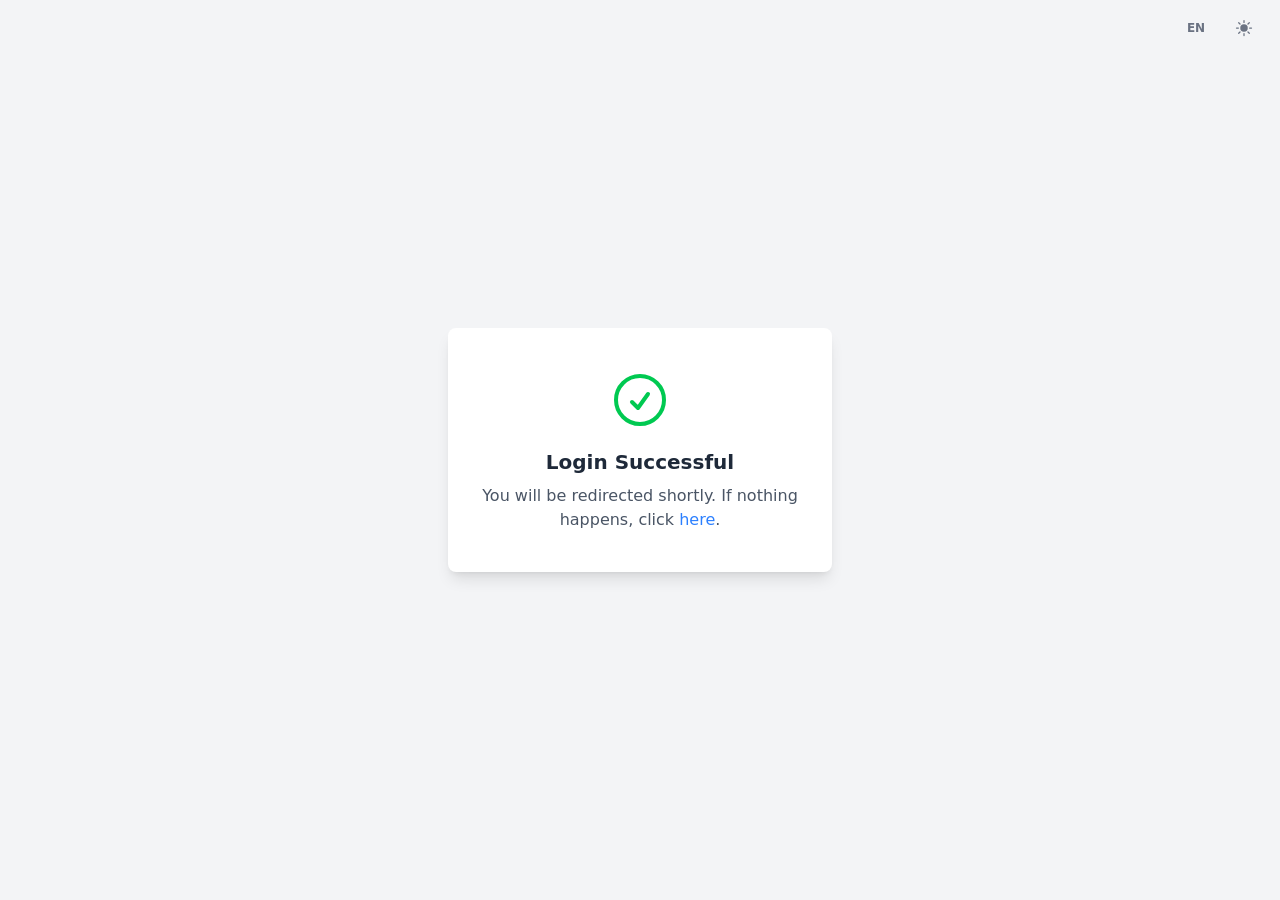
<file: hotspot/alogin.html>
<!DOCTYPE html>
<html lang="en" class="">
	<head data-i18n-title="page_redirect">
		<meta charset="utf-8" />
		<meta name="viewport" content="width=device-width, initial-scale=1.0" />
		<meta http-equiv="refresh" content="3; url=$(link-redirect)" />
		<meta http-equiv="pragma" content="no-cache" />
		<meta http-equiv="expires" content="-1" />
		<title>Internet Hotspot - Redirect</title>
		<link href="css/style.css" rel="stylesheet" />
	</head>
	<body class="bg-gray-100 dark:bg-gray-900 transition-colors duration-300 min-h-screen flex flex-col">
		<!-- Sticky Navbar with Toggle Buttons -->
		<header class="fixed top-0 w-full px-4 py-2 flex justify-end gap-2 bg-gray-100 dark:bg-gray-900 z-10">
			<!-- Language Toggle -->
			<button id="lang-toggle" type="button" class="text-gray-500 dark:text-gray-400 hover:bg-gray-200 dark:hover:bg-gray-700 focus:outline-none rounded-lg text-sm w-10 h-10 flex items-center justify-center">
				<span id="lang-icon-en" class="font-bold text-xs">EN</span>
				<span id="lang-icon-id" class="hidden font-bold text-xs">ID</span>
			</button>
			<!-- Theme Toggle -->
			<button id="theme-toggle" type="button" class="text-gray-500 dark:text-gray-400 hover:bg-gray-200 dark:hover:bg-gray-700 focus:outline-none rounded-lg text-sm w-10 h-10 flex items-center justify-center">
				<!-- Heroicons: Moon (solid) - for dark mode -->
				<svg xmlns="http://www.w3.org/2000/svg" viewBox="0 0 24 24" fill="currentColor" class="hidden w-5 h-5" id="theme-toggle-dark-icon">
					<path fill-rule="evenodd" d="M9.528 1.718a.75.75 0 0 1 .162.819A8.97 8.97 0 0 0 9 6a9 9 0 0 0 9 9 8.97 8.97 0 0 0 3.463-.69.75.75 0 0 1 .981.98 10.503 10.503 0 0 1-9.694 6.46c-5.799 0-10.5-4.7-10.5-10.5 0-4.368 2.667-8.112 6.46-9.694a.75.75 0 0 1 .818.162Z" clip-rule="evenodd" />
				</svg>
				<!-- Heroicons: Sun (solid) - for light mode -->
				<svg xmlns="http://www.w3.org/2000/svg" viewBox="0 0 24 24" fill="currentColor" class="hidden w-5 h-5" id="theme-toggle-light-icon">
					<path d="M12 2.25a.75.75 0 0 1 .75.75v2.25a.75.75 0 0 1-1.5 0V3a.75.75 0 0 1 .75-.75ZM7.5 12a4.5 4.5 0 1 1 9 0 4.5 4.5 0 0 1-9 0ZM18.894 6.166a.75.75 0 0 0-1.06-1.06l-1.591 1.59a.75.75 0 1 0 1.06 1.061l1.591-1.59ZM21.75 12a.75.75 0 0 1-.75.75h-2.25a.75.75 0 0 1 0-1.5H21a.75.75 0 0 1 .75.75ZM17.834 18.894a.75.75 0 0 0 1.06-1.06l-1.59-1.591a.75.75 0 1 0-1.061 1.06l1.59 1.591ZM12 18a.75.75 0 0 1 .75.75V21a.75.75 0 0 1-1.5 0v-2.25A.75.75 0 0 1 12 18ZM7.758 17.303a.75.75 0 0 0-1.061-1.06l-1.591 1.59a.75.75 0 0 0 1.06 1.061l1.591-1.59ZM6 12a.75.75 0 0 1-.75.75H3a.75.75 0 0 1 0-1.5h2.25A.75.75 0 0 1 6 12ZM6.697 7.757a.75.75 0 0 0 1.06-1.06l-1.59-1.591a.75.75 0 0 0-1.061 1.06l1.59 1.591Z" />
				</svg>
			</button>
		</header>

		<div class="flex-1 flex items-center justify-center p-4 text-center">
			<div class="w-full max-w-sm">
				<div class="bg-white dark:bg-gray-800 shadow-lg rounded-lg px-8 py-10">
					<!-- Heroicons: Check Circle (outline) -->
					<svg xmlns="http://www.w3.org/2000/svg" fill="none" viewBox="0 0 24 24" stroke-width="1.5" stroke="currentColor" class="w-16 h-16 text-green-500 mx-auto mb-4">
						<path stroke-linecap="round" stroke-linejoin="round" d="M9 12.75 11.25 15 15 9.75M21 12a9 9 0 1 1-18 0 9 9 0 0 1 18 0Z" />
					</svg>
					<h1 class="text-xl font-bold mb-2 text-gray-800 dark:text-gray-200" data-i18n="login_success">Login Successful</h1>
					<p class="text-gray-600 dark:text-gray-400"><span data-i18n="redirect_msg">You will be redirected shortly. If nothing happens, click</span> <a href="$(link-redirect)" class="text-blue-500 hover:underline" data-i18n="here">here</a>.</p>
				</div>
			</div>
		</div>
		<script src="js/config.js"></script>
		<script src="js/app.js"></script>
	</body>
</html>
</file>
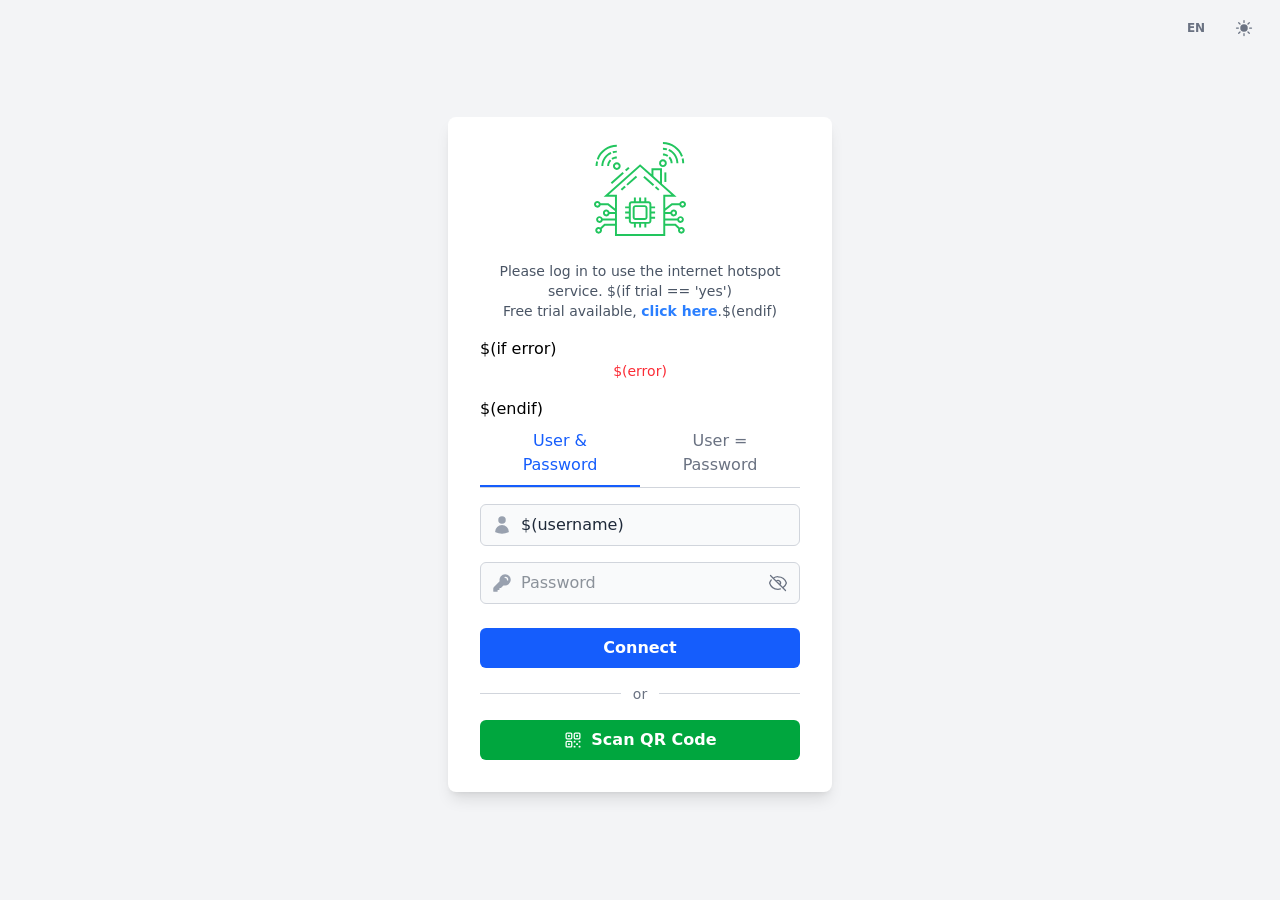
<file: hotspot/login.html>
<!DOCTYPE html>
<html lang="en" class="">
	<head data-i18n-title="page_login">
		<meta charset="utf-8" />
		<meta http-equiv="pragma" content="no-cache" />
		<meta http-equiv="expires" content="-1" />
		<meta name="viewport" content="width=device-width, initial-scale=1.0" />
		<title>Internet Hotspot - Log in</title>
		<link href="css/style.css" rel="stylesheet" />
	</head>
	<body class="bg-gray-100 dark:bg-gray-900 transition-colors duration-300 min-h-screen flex flex-col">
		<!-- Sticky Navbar with Toggle Buttons -->
		<header class="fixed top-0 w-full px-4 py-2 flex justify-end gap-2 bg-gray-100 dark:bg-gray-900 z-10">
			<!-- Language Toggle -->
			<button id="lang-toggle" type="button" class="text-gray-500 dark:text-gray-400 hover:bg-gray-200 dark:hover:bg-gray-700 focus:outline-none rounded-lg text-sm w-10 h-10 flex items-center justify-center cursor-pointer">
				<span id="lang-icon-en" class="font-bold text-xs">EN</span>
				<span id="lang-icon-id" class="hidden font-bold text-xs">ID</span>
			</button>
			<!-- Theme Toggle -->
			<button id="theme-toggle" type="button" class="text-gray-500 dark:text-gray-400 hover:bg-gray-200 dark:hover:bg-gray-700 focus:outline-none rounded-lg text-sm w-10 h-10 flex items-center justify-center cursor-pointer">
				<!-- Heroicons: Moon (solid) - for dark mode -->
				<svg xmlns="http://www.w3.org/2000/svg" viewBox="0 0 24 24" fill="currentColor" class="hidden w-5 h-5" id="theme-toggle-dark-icon">
					<path fill-rule="evenodd" d="M9.528 1.718a.75.75 0 0 1 .162.819A8.97 8.97 0 0 0 9 6a9 9 0 0 0 9 9 8.97 8.97 0 0 0 3.463-.69.75.75 0 0 1 .981.98 10.503 10.503 0 0 1-9.694 6.46c-5.799 0-10.5-4.7-10.5-10.5 0-4.368 2.667-8.112 6.46-9.694a.75.75 0 0 1 .818.162Z" clip-rule="evenodd" />
				</svg>
				<!-- Heroicons: Sun (solid) - for light mode -->
				<svg xmlns="http://www.w3.org/2000/svg" viewBox="0 0 24 24" fill="currentColor" class="hidden w-5 h-5" id="theme-toggle-light-icon">
					<path d="M12 2.25a.75.75 0 0 1 .75.75v2.25a.75.75 0 0 1-1.5 0V3a.75.75 0 0 1 .75-.75ZM7.5 12a4.5 4.5 0 1 1 9 0 4.5 4.5 0 0 1-9 0ZM18.894 6.166a.75.75 0 0 0-1.06-1.06l-1.591 1.59a.75.75 0 1 0 1.06 1.061l1.591-1.59ZM21.75 12a.75.75 0 0 1-.75.75h-2.25a.75.75 0 0 1 0-1.5H21a.75.75 0 0 1 .75.75ZM17.834 18.894a.75.75 0 0 0 1.06-1.06l-1.59-1.591a.75.75 0 1 0-1.061 1.06l1.59 1.591ZM12 18a.75.75 0 0 1 .75.75V21a.75.75 0 0 1-1.5 0v-2.25A.75.75 0 0 1 12 18ZM7.758 17.303a.75.75 0 0 0-1.061-1.06l-1.591 1.59a.75.75 0 0 0 1.06 1.061l1.591-1.59ZM6 12a.75.75 0 0 1-.75.75H3a.75.75 0 0 1 0-1.5h2.25A.75.75 0 0 1 6 12ZM6.697 7.757a.75.75 0 0 0 1.06-1.06l-1.59-1.591a.75.75 0 0 0-1.061 1.06l1.59 1.591Z" />
				</svg>
			</button>
		</header>

		$(if chap-id)
		<form name="sendin" action="https://$(hostname)/login" method="post" style="display: none">
			<input type="hidden" name="username" />
			<input type="hidden" name="password" />
			<input type="hidden" name="dst" value="$(link-orig)" />
			<input type="hidden" name="popup" value="true" />
		</form>
		$(endif)

		<div class="flex-1 flex items-center justify-center p-4">
			<div class="w-full max-w-sm">
				<form name="login" action="https://$(hostname)/login" method="post" class="bg-white dark:bg-gray-800 shadow-lg rounded-lg px-8 pt-6 pb-8 mb-4" onSubmit="return prepareSubmit()">
					<input type="hidden" name="dst" value="$(link-orig)" />
					<input type="hidden" name="popup" value="true" />

					<div class="mb-6 text-center"><img id="main-logo" src="img/smart-home.svg" alt="Smart Home Icon" class="w-24 inline-block fill-current dark:invert" /></div>

					<p class="text-center text-sm mb-4 text-gray-600 dark:text-gray-200"><span data-i18n="login_prompt">Please log in to use the internet hotspot service.</span> $(if trial == 'yes')<br /><span data-i18n="login_trial">Free trial available,</span> <a href="https://$(hostname)/login?dst=$(link-orig-esc)&amp;username=T-$(mac-esc)" class="font-semibold text-blue-500 hover:underline dark:text-blue-400" data-i18n="login_trial_link">click here</a>.$(endif)</p>
					$(if error)<p class="text-center text-sm mb-4 text-red-500 dark:text-red-400" data-i18n-error>$(error)</p>$(endif)

					<!-- Login Mode Tabs -->
					<div class="flex border-b border-gray-300 dark:border-gray-600 mb-4">
						<button type="button" id="tab-dual" class="flex-1 py-2 px-4 font-medium text-blue-600 border-b-2 border-blue-600 focus:outline-none cursor-pointer" onclick="switchLoginMode('dual')">
							<span data-i18n="tab_dual">User & Password</span>
						</button>
						<button type="button" id="tab-single" class="flex-1 py-2 px-4 font-medium text-gray-500 dark:text-gray-400 border-b-2 border-transparent focus:outline-none cursor-pointer" onclick="switchLoginMode('single')">
							<span data-i18n="tab_single">User = Password</span>
						</button>
					</div>

					<!-- Dual Input Mode (User & Password) - DEFAULT -->
					<div id="mode-dual">
						<div class="mb-4 relative">
							<span class="absolute inset-y-0 left-0 flex items-center pl-3">
								<!-- Heroicons: User (solid) -->
								<svg xmlns="http://www.w3.org/2000/svg" viewBox="0 0 24 24" fill="currentColor" class="h-5 w-5 text-gray-400">
									<path fill-rule="evenodd" d="M7.5 6a4.5 4.5 0 1 1 9 0 4.5 4.5 0 0 1-9 0ZM3.751 20.105a8.25 8.25 0 0 1 16.498 0 .75.75 0 0 1-.437.695A18.683 18.683 0 0 1 12 22.5c-2.786 0-5.433-.608-7.812-1.7a.75.75 0 0 1-.437-.695Z" clip-rule="evenodd" />
								</svg>
							</span>
							<input id="username-input" name="username" type="text" value="$(username)" data-i18n-placeholder="username_placeholder" placeholder="Username" class="w-full pl-10 pr-4 py-2 border rounded-md bg-gray-50 dark:bg-gray-700 text-gray-800 dark:text-gray-200 border-gray-300 dark:border-gray-600 focus:outline-none focus:ring-2 focus:ring-blue-500" autocapitalize="none" />
						</div>

						<div class="mb-6 relative">
							<span class="absolute inset-y-0 left-0 flex items-center pl-3">
								<!-- Heroicons: Key (solid) -->
								<svg xmlns="http://www.w3.org/2000/svg" viewBox="0 0 24 24" fill="currentColor" class="h-5 w-5 text-gray-400">
									<path fill-rule="evenodd" d="M15.75 1.5a6.75 6.75 0 0 0-6.651 7.906c.067.39-.032.717-.221.906l-6.5 6.499a3 3 0 0 0-.878 2.121v2.818c0 .414.336.75.75.75H6a.75.75 0 0 0 .75-.75v-1.5h1.5A.75.75 0 0 0 9 19.5V18h1.5a.75.75 0 0 0 .53-.22l2.658-2.658c.19-.189.517-.288.906-.22A6.75 6.75 0 1 0 15.75 1.5Zm0 3a.75.75 0 0 0 0 1.5A2.25 2.25 0 0 1 18 8.25a.75.75 0 0 0 1.5 0 3.75 3.75 0 0 0-3.75-3.75Z" clip-rule="evenodd" />
								</svg>
							</span>
							<input id="password-input-dual" name="password" type="password" data-i18n-placeholder="password_placeholder" placeholder="Password" class="w-full pl-10 pr-10 py-2 border rounded-md bg-gray-50 dark:bg-gray-700 text-gray-800 dark:text-gray-200 border-gray-300 dark:border-gray-600 focus:outline-none focus:ring-2 focus:ring-blue-500" />
							<button type="button" id="toggle-password-btn-dual" class="absolute inset-y-0 right-0 flex items-center pr-3 cursor-pointer">
								<!-- Heroicons: Eye Slash (outline) - hide password -->
								<svg id="eye-icon-hide-dual" class="h-5 w-5 text-gray-500 dark:text-gray-400" fill="none" viewBox="0 0 24 24" stroke-width="1.5" stroke="currentColor">
									<path stroke-linecap="round" stroke-linejoin="round" d="M3.98 8.223A10.477 10.477 0 0 0 1.934 12C3.226 16.338 7.244 19.5 12 19.5c.993 0 1.953-.138 2.863-.395M6.228 6.228A10.451 10.451 0 0 1 12 4.5c4.756 0 8.773 3.162 10.065 7.498a10.522 10.522 0 0 1-4.293 5.774M6.228 6.228 3 3m3.228 3.228 3.65 3.65m7.894 7.894L21 21m-3.228-3.228-3.65-3.65m0 0a3 3 0 1 0-4.243-4.243m4.242 4.242L9.88 9.88" />
								</svg>
								<!-- Heroicons: Eye (outline) - show password -->
								<svg xmlns="http://www.w3.org/2000/svg" fill="none" viewBox="0 0 24 24" stroke-width="1.5" stroke="currentColor" class="hidden h-5 w-5 text-gray-500 dark:text-gray-400" id="eye-icon-show-dual">
									<path stroke-linecap="round" stroke-linejoin="round" d="M2.036 12.322a1.012 1.012 0 0 1 0-.639C3.423 7.51 7.36 4.5 12 4.5c4.638 0 8.573 3.007 9.963 7.178.07.207.07.431 0 .639C20.577 16.49 16.64 19.5 12 19.5c-4.638 0-8.573-3.007-9.963-7.178Z" />
									<path stroke-linecap="round" stroke-linejoin="round" d="M15 12a3 3 0 1 1-6 0 3 3 0 0 1 6 0Z" />
								</svg>
							</button>
						</div>
					</div>

					<!-- Single Input Mode (User = Password) - HIDDEN BY DEFAULT -->
					<div id="mode-single" class="hidden mb-6 relative">
						<span class="absolute inset-y-0 left-0 flex items-center pl-3">
							<!-- Heroicons: Ticket (solid) -->
							<svg xmlns="http://www.w3.org/2000/svg" viewBox="0 0 24 24" fill="currentColor" class="h-5 w-5 text-gray-400">
								<path fill-rule="evenodd" d="M1.5 6.375c0-1.036.84-1.875 1.875-1.875h17.25c1.035 0 1.875.84 1.875 1.875v3.026a.75.75 0 0 1-.375.65 2.249 2.249 0 0 0 0 3.898.75.75 0 0 1 .375.65v3.026c0 1.035-.84 1.875-1.875 1.875H3.375A1.875 1.875 0 0 1 1.5 17.625v-3.026a.75.75 0 0 1 .374-.65 2.249 2.249 0 0 0 0-3.898.75.75 0 0 1-.374-.65V6.375Zm15-1.125a.75.75 0 0 1 .75.75v.75a.75.75 0 0 1-1.5 0V6a.75.75 0 0 1 .75-.75Zm.75 4.5a.75.75 0 0 0-1.5 0v.75a.75.75 0 0 0 1.5 0v-.75Zm-.75 3a.75.75 0 0 1 .75.75v.75a.75.75 0 0 1-1.5 0v-.75a.75.75 0 0 1 .75-.75Zm.75 4.5a.75.75 0 0 0-1.5 0V18a.75.75 0 0 0 1.5 0v-.75ZM6 12a.75.75 0 0 1 .75-.75H12a.75.75 0 0 1 0 1.5H6.75A.75.75 0 0 1 6 12Zm.75 2.25a.75.75 0 0 0 0 1.5h3a.75.75 0 0 0 0-1.5h-3Z" clip-rule="evenodd" />
							</svg>
						</span>
						<input id="user-eq-pass-input" type="text" value="$(username)" data-i18n-placeholder="user_eq_pass_placeholder" placeholder="User = Password" class="w-full pl-10 pr-4 py-2 border rounded-md bg-gray-50 dark:bg-gray-700 text-gray-800 dark:text-gray-200 border-gray-300 dark:border-gray-600 focus:outline-none focus:ring-2 focus:ring-blue-500" autocapitalize="none" />
					</div>

					<div class="flex items-center justify-between">
						<input type="submit" data-i18n-value="login_btn" value="Connect" class="w-full bg-blue-600 hover:bg-blue-700 text-white font-bold py-2 px-4 rounded-md focus:outline-none focus:shadow-outline cursor-pointer" />
					</div>

					<!-- Divider -->
					<div id="qr-divider" class="flex items-center my-4">
						<div class="flex-1 border-t border-gray-300 dark:border-gray-600"></div>
						<span class="px-3 text-gray-500 dark:text-gray-400 text-sm" data-i18n="or_divider">or</span>
						<div class="flex-1 border-t border-gray-300 dark:border-gray-600"></div>
					</div>

					<!-- Scan QR Button -->
					<button type="button" id="scan-qr-btn" class="w-full bg-green-600 hover:bg-green-700 text-white font-bold py-2 px-4 rounded-md focus:outline-none focus:shadow-outline cursor-pointer flex items-center justify-center gap-2">
						<!-- Heroicons: QRCode (outline) -->
						<svg xmlns="http://www.w3.org/2000/svg" fill="none" viewBox="0 0 24 24" stroke-width="1.5" stroke="currentColor" class="w-5 h-5">
							<path stroke-linecap="round" stroke-linejoin="round" d="M3.75 4.875c0-.621.504-1.125 1.125-1.125h4.5c.621 0 1.125.504 1.125 1.125v4.5c0 .621-.504 1.125-1.125 1.125h-4.5A1.125 1.125 0 0 1 3.75 9.375v-4.5ZM3.75 14.625c0-.621.504-1.125 1.125-1.125h4.5c.621 0 1.125.504 1.125 1.125v4.5c0 .621-.504 1.125-1.125 1.125h-4.5a1.125 1.125 0 0 1-1.125-1.125v-4.5ZM13.5 4.875c0-.621.504-1.125 1.125-1.125h4.5c.621 0 1.125.504 1.125 1.125v4.5c0 .621-.504 1.125-1.125 1.125h-4.5A1.125 1.125 0 0 1 13.5 9.375v-4.5Z" />
							<path stroke-linecap="round" stroke-linejoin="round" d="M6.75 6.75h.75v.75h-.75v-.75ZM6.75 16.5h.75v.75h-.75v-.75ZM16.5 6.75h.75v.75h-.75v-.75ZM13.5 13.5h.75v.75h-.75v-.75ZM13.5 19.5h.75v.75h-.75v-.75ZM19.5 13.5h.75v.75h-.75v-.75ZM19.5 19.5h.75v.75h-.75v-.75ZM16.5 16.5h.75v.75h-.75v-.75Z" />
						</svg>
						<span data-i18n="scan_qr_btn">Scan QR Code</span>
					</button>
				</form>
			</div>
		</div>

		<!-- QR Scanner Modal -->
		<div id="qr-scanner-modal" class="hidden fixed inset-0 bg-black/50 backdrop-blur-sm z-50 flex items-center justify-center p-4">
			<div class="bg-white dark:bg-gray-800 rounded-lg max-w-sm w-full p-4 shadow-2xl">
				<div class="flex justify-between items-center mb-4">
					<h3 class="text-lg font-bold text-gray-800 dark:text-gray-200" data-i18n="scan_qr_title">Scan QR Code</h3>
					<button id="qr-scanner-close" type="button" class="text-gray-500 hover:text-gray-700 dark:text-gray-400 dark:hover:text-gray-200">
						<!-- Heroicons: X Mark -->
						<svg xmlns="http://www.w3.org/2000/svg" fill="none" viewBox="0 0 24 24" stroke-width="1.5" stroke="currentColor" class="w-6 h-6">
							<path stroke-linecap="round" stroke-linejoin="round" d="M6 18 18 6M6 6l12 12" />
						</svg>
					</button>
				</div>
				<div id="qr-scanner-container" class="w-full aspect-square bg-gray-100 dark:bg-gray-900/50 rounded-md overflow-hidden flex items-center justify-center relative border-2 border-dashed border-gray-300 dark:border-gray-600">
					<!-- Initial Placeholder SVG -->
					<div class="text-gray-400 dark:text-gray-500 flex flex-col items-center animate-pulse">
						<!-- Heroicons: QRCode (outline) -->
						<svg xmlns="http://www.w3.org/2000/svg" fill="none" viewBox="0 0 24 24" stroke-width="1.5" stroke="currentColor" class="h-32 w-32 opacity-50">
							<path stroke-linecap="round" stroke-linejoin="round" d="M3.75 4.875c0-.621.504-1.125 1.125-1.125h4.5c.621 0 1.125.504 1.125 1.125v4.5c0 .621-.504 1.125-1.125 1.125h-4.5A1.125 1.125 0 0 1 3.75 9.375v-4.5ZM3.75 14.625c0-.621.504-1.125 1.125-1.125h4.5c.621 0 1.125.504 1.125 1.125v4.5c0 .621-.504 1.125-1.125 1.125h-4.5a1.125 1.125 0 0 1-1.125-1.125v-4.5ZM13.5 4.875c0-.621.504-1.125 1.125-1.125h4.5c.621 0 1.125.504 1.125 1.125v4.5c0 .621-.504 1.125-1.125 1.125h-4.5A1.125 1.125 0 0 1 13.5 9.375v-4.5Z" />
							<path stroke-linecap="round" stroke-linejoin="round" d="M6.75 6.75h.75v.75h-.75v-.75ZM6.75 16.5h.75v.75h-.75v-.75ZM16.5 6.75h.75v.75h-.75v-.75ZM13.5 13.5h.75v.75h-.75v-.75ZM13.5 19.5h.75v.75h-.75v-.75ZM19.5 13.5h.75v.75h-.75v-.75ZM19.5 19.5h.75v.75h-.75v-.75ZM16.5 16.5h.75v.75h-.75v-.75Z" />
						</svg>
					</div>
				</div>
				<p id="qr-scan-status" class="text-center text-gray-500 dark:text-gray-400 my-2 text-sm" data-i18n="scanning">Point camera at QR code...</p>
				
				<!-- Scanner Controls -->
				<div class="flex flex-col gap-2">
					<!-- Toggle Camera Button -->
					<button type="button" id="btn-toggle-camera" class="w-full bg-blue-600 hover:bg-blue-700 text-white font-bold py-2 px-4 rounded-md focus:outline-none flex items-center justify-center gap-2">
						<!-- Heroicons: Video Camera -->
						<svg xmlns="http://www.w3.org/2000/svg" fill="none" viewBox="0 0 24 24" stroke-width="1.5" stroke="currentColor" class="w-5 h-5">
							<path stroke-linecap="round" stroke-linejoin="round" d="m15.75 10.5 4.72-4.72a.75.75 0 0 1 1.28.53v11.38a.75.75 0 0 1-1.28.53l-4.72-4.72M4.5 18.75h9a2.25 2.25 0 0 0 2.25-2.25v-9a2.25 2.25 0 0 0-2.25-2.25h-9A2.25 2.25 0 0 0 2.25 7.5v9a2.25 2.25 0 0 0 2.25 2.25Z" />
						</svg>
						<span id="txt-toggle-camera" data-i18n="btn_start_camera">Start Camera</span>
					</button>
					
					<!-- Upload File Button -->
					<button type="button" id="btn-upload-qr" class="w-full bg-gray-200 dark:bg-gray-700/50 hover:bg-gray-300 dark:hover:bg-gray-700 text-gray-800 dark:text-gray-200 font-bold py-2 px-4 rounded-xl focus:outline-none flex items-center justify-center gap-2 cursor-pointer border border-gray-400 dark:border-gray-600 border-dashed hover:border-gray-500 dark:hover:border-gray-500">
						<!-- Heroicons: Photo -->
						<svg xmlns="http://www.w3.org/2000/svg" fill="none" viewBox="0 0 24 24" stroke-width="1.5" stroke="currentColor" class="w-5 h-5">
							<path stroke-linecap="round" stroke-linejoin="round" d="m2.25 15.75 5.159-5.159a2.25 2.25 0 0 1 3.182 0l5.159 5.159m-1.5-1.5 1.409-1.409a2.25 2.25 0 0 1 3.182 0l2.909 2.909m-18 3.75h16.5a1.5 1.5 0 0 0 1.5-1.5V6a1.5 1.5 0 0 0-1.5-1.5H3.75A1.5 1.5 0 0 0 2.25 6v12a1.5 1.5 0 0 0 1.5 1.5Zm10.5-11.25h.008v.008h-.008V8.25Zm.375 0a.375.375 0 1 1-.75 0 .375.375 0 0 1 .75 0Z" />
						</svg>
						<span data-i18n="btn_upload_qr">Scan Image File</span>
					</button>
					<input type="file" id="inp-file-qr" accept="image/*" class="hidden" />
				</div>
			</div>
		</div>

		<script src="md5.js"></script>
		<script>
			function prepareSubmit() {
				var savedMode = localStorage.getItem('loginMode') || 'dual';
				
				if (savedMode === 'single') {
					var userEqPassInput = document.getElementById('user-eq-pass-input');
					var val = userEqPassInput ? userEqPassInput.value.trim() : '';
					
					var u = document.getElementById('username-input');
					var p = document.getElementById('password-input-dual');
					
					// Sync values for PAP submission
					if (u) {
						u.value = val;
						u.disabled = false; // Enable so it submits
					}
					if (p) {
						p.value = val;
						p.disabled = false; // Enable so it submits
					}
				}

				// If CHAP is enabled (sendin form exists), use doLogin
				if (document.sendin) {
					return doLogin();
				}
				
				// Otherwise proceed with standard submit (PAP)
				return true;
			}

			function doLogin() {
				// Get mode from localStorage (most reliable)
				var savedMode = localStorage.getItem('loginMode') || 'dual';
				
				var userVal = '';
				var passVal = '';

				if (savedMode === 'single') {
					// Single Mode (User = Password)
					var userEqPassInput = document.getElementById('user-eq-pass-input');
					userVal = userEqPassInput ? userEqPassInput.value.trim() : '';
					passVal = userVal;
				} else {
					// Dual Mode (User & Password)
					var usernameInput = document.getElementById('username-input');
					var passwordInputDual = document.getElementById('password-input-dual');
					userVal = usernameInput ? usernameInput.value.trim() : '';
					passVal = passwordInputDual ? passwordInputDual.value : '';
				}

				document.sendin.username.value = userVal;
				document.sendin.password.value = hexMD5('$(chap-id)' + passVal + '$(chap-challenge)');
				document.sendin.submit();
				return false;
			}
		</script>

		<script>
		// Tab switching logic
		function switchLoginMode(mode) {
			const tabSingle = document.getElementById('tab-single');
			const tabDual = document.getElementById('tab-dual');
			const modeSingle = document.getElementById('mode-single');
			const modeDual = document.getElementById('mode-dual');
			const userEqPassInput = document.getElementById('user-eq-pass-input');
			const usernameInput = document.getElementById('username-input');
			const passwordInputDual = document.getElementById('password-input-dual');

			if (mode === 'single') {
				// Activate single mode tab
				tabSingle.className = 'flex-1 py-2 px-4 font-medium text-blue-600 border-b-2 border-blue-600 focus:outline-none';
				tabDual.className = 'flex-1 py-2 px-4 font-medium text-gray-500 dark:text-gray-400 border-b-2 border-transparent focus:outline-none';
				
				// Show single, hide dual
				modeSingle.classList.remove('hidden');
				modeDual.classList.add('hidden');
				
				// Enable single input, disable dual inputs
				userEqPassInput.disabled = false;
				usernameInput.disabled = true;
				passwordInputDual.disabled = true;

				// Save preference
				localStorage.setItem('loginMode', 'single');
			} else {
				// Activate dual mode tab
				tabDual.className = 'flex-1 py-2 px-4 font-medium text-blue-600 border-b-2 border-blue-600 focus:outline-none';
				tabSingle.className = 'flex-1 py-2 px-4 font-medium text-gray-500 dark:text-gray-400 border-b-2 border-transparent focus:outline-none';
				
				// Show dual, hide single
				modeDual.classList.remove('hidden');
				modeSingle.classList.add('hidden');
				
				// Disable single input, enable dual inputs
				userEqPassInput.disabled = true;
				usernameInput.disabled = false;
				passwordInputDual.disabled = false;

				// Save preference
				localStorage.setItem('loginMode', 'dual');
			}
		}

		// Initialize Login Mode from LocalStorage
		document.addEventListener('DOMContentLoaded', () => {
			const savedMode = localStorage.getItem('loginMode');
			if (savedMode === 'single') {
				switchLoginMode('single');
			} else {
				switchLoginMode('dual'); // Default
			}
		});

		// Password toggle for dual mode
		const passwordInputDual = document.getElementById('password-input-dual');
		const togglePasswordBtnDual = document.getElementById('toggle-password-btn-dual');
		const eyeIconShowDual = document.getElementById('eye-icon-show-dual');
		const eyeIconHideDual = document.getElementById('eye-icon-hide-dual');

		if (togglePasswordBtnDual) {
			togglePasswordBtnDual.addEventListener('click', function () {
				const type = passwordInputDual.getAttribute('type') === 'password' ? 'text' : 'password';
				passwordInputDual.setAttribute('type', type);
				eyeIconShowDual.classList.toggle('hidden');
				eyeIconHideDual.classList.toggle('hidden');
			});
		}

		// Auto-fill password - DEPRECATED/REMOVED
		// Logic is now handled securely in doLogin()
		const userEqPassInput = document.getElementById('user-eq-pass-input');
		if (userEqPassInput) {
			// Disable single input by default (dual mode is default)
			userEqPassInput.disabled = true;
		}
	</script>

		<!-- Configuration Script -->
		<script src="js/config.js"></script>

		<!-- QR Scanner Scripts -->
		<script src="js/html5-qrcode.min.js"></script>
		<script src="js/qr-scanner.js"></script>

		<script src="js/app.js"></script>
	</body>
</html>
</file>
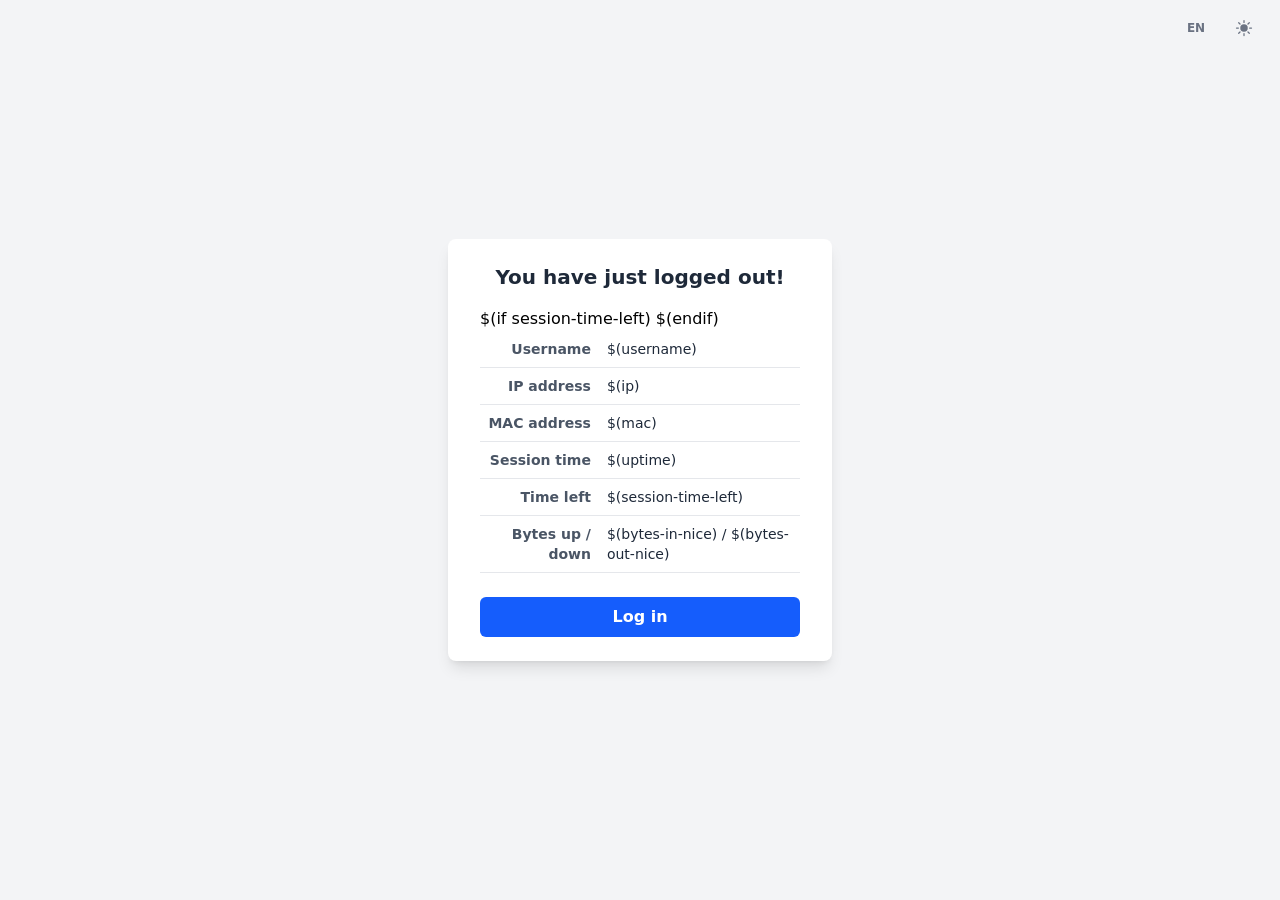
<file: hotspot/logout.html>
<!DOCTYPE html>
<html lang="en" class="">
	<head data-i18n-title="page_logout">
		<meta charset="utf-8" />
		<meta name="viewport" content="width=device-width, initial-scale=1.0" />
		<meta http-equiv="pragma" content="no-cache" />
		<meta http-equiv="expires" content="-1" />
		<title>Internet Hotspot - Log out</title>
		<link href="css/style.css" rel="stylesheet" />
		<script>
			function openLogin() {
				if (window.name != 'hotspot_logout') return true;
				open('https://$(hostname)/login', '_blank', '');
				window.close();
				return false;
			}
		</script>
	</head>
	<body class="bg-gray-100 dark:bg-gray-900 transition-colors duration-300 min-h-screen flex flex-col">
		<!-- Sticky Navbar with Toggle Buttons -->
		<header class="fixed top-0 w-full px-4 py-2 flex justify-end gap-2 bg-gray-100 dark:bg-gray-900 z-10">
			<!-- Language Toggle -->
			<button id="lang-toggle" type="button" class="text-gray-500 dark:text-gray-400 hover:bg-gray-200 dark:hover:bg-gray-700 focus:outline-none rounded-lg text-sm w-10 h-10 flex items-center justify-center">
				<span id="lang-icon-en" class="font-bold text-xs">EN</span>
				<span id="lang-icon-id" class="hidden font-bold text-xs">ID</span>
			</button>
			<!-- Theme Toggle -->
			<button id="theme-toggle" type="button" class="text-gray-500 dark:text-gray-400 hover:bg-gray-200 dark:hover:bg-gray-700 focus:outline-none rounded-lg text-sm w-10 h-10 flex items-center justify-center">
				<!-- Heroicons: Moon (solid) - for dark mode -->
				<svg xmlns="http://www.w3.org/2000/svg" viewBox="0 0 24 24" fill="currentColor" class="hidden w-5 h-5" id="theme-toggle-dark-icon">
					<path fill-rule="evenodd" d="M9.528 1.718a.75.75 0 0 1 .162.819A8.97 8.97 0 0 0 9 6a9 9 0 0 0 9 9 8.97 8.97 0 0 0 3.463-.69.75.75 0 0 1 .981.98 10.503 10.503 0 0 1-9.694 6.46c-5.799 0-10.5-4.7-10.5-10.5 0-4.368 2.667-8.112 6.46-9.694a.75.75 0 0 1 .818.162Z" clip-rule="evenodd" />
				</svg>
				<!-- Heroicons: Sun (solid) - for light mode -->
				<svg xmlns="http://www.w3.org/2000/svg" viewBox="0 0 24 24" fill="currentColor" class="hidden w-5 h-5" id="theme-toggle-light-icon">
					<path d="M12 2.25a.75.75 0 0 1 .75.75v2.25a.75.75 0 0 1-1.5 0V3a.75.75 0 0 1 .75-.75ZM7.5 12a4.5 4.5 0 1 1 9 0 4.5 4.5 0 0 1-9 0ZM18.894 6.166a.75.75 0 0 0-1.06-1.06l-1.591 1.59a.75.75 0 1 0 1.06 1.061l1.591-1.59ZM21.75 12a.75.75 0 0 1-.75.75h-2.25a.75.75 0 0 1 0-1.5H21a.75.75 0 0 1 .75.75ZM17.834 18.894a.75.75 0 0 0 1.06-1.06l-1.59-1.591a.75.75 0 1 0-1.061 1.06l1.59 1.591ZM12 18a.75.75 0 0 1 .75.75V21a.75.75 0 0 1-1.5 0v-2.25A.75.75 0 0 1 12 18ZM7.758 17.303a.75.75 0 0 0-1.061-1.06l-1.591 1.59a.75.75 0 0 0 1.06 1.061l1.591-1.59ZM6 12a.75.75 0 0 1-.75.75H3a.75.75 0 0 1 0-1.5h2.25A.75.75 0 0 1 6 12ZM6.697 7.757a.75.75 0 0 0 1.06-1.06l-1.59-1.591a.75.75 0 0 0-1.061 1.06l1.59 1.591Z" />
				</svg>
			</button>
		</header>

		<div class="flex-1 flex items-center justify-center p-4">
			<div class="w-full max-w-sm">
				<div class="bg-white dark:bg-gray-800 shadow-lg rounded-lg px-8 py-6">
					<h1 class="text-xl font-bold text-center mb-4 text-gray-800 dark:text-gray-200" data-i18n="logout_title">You have just logged out!</h1>

					<table class="w-full text-sm mb-6">
						<tbody>
							<tr class="border-b border-gray-200 dark:border-gray-700">
								<td class="font-semibold pr-4 py-2 text-gray-600 dark:text-gray-400 text-right" data-i18n="username_label">Username</td>
								<td class="py-2 text-gray-800 dark:text-gray-200">$(username)</td>
							</tr>
							<tr class="border-b border-gray-200 dark:border-gray-700">
								<td class="font-semibold pr-4 py-2 text-gray-600 dark:text-gray-400 text-right" data-i18n="ip_address">IP address</td>
								<td class="py-2 text-gray-800 dark:text-gray-200">$(ip)</td>
							</tr>
							<tr class="border-b border-gray-200 dark:border-gray-700">
								<td class="font-semibold pr-4 py-2 text-gray-600 dark:text-gray-400 text-right" data-i18n="mac_address">MAC address</td>
								<td class="py-2 text-gray-800 dark:text-gray-200">$(mac)</td>
							</tr>
							<tr class="border-b border-gray-200 dark:border-gray-700">
								<td class="font-semibold pr-4 py-2 text-gray-600 dark:text-gray-400 text-right" data-i18n="session_time">Session time</td>
								<td class="py-2 text-gray-800 dark:text-gray-200">$(uptime)</td>
							</tr>
							$(if session-time-left)
							<tr class="border-b border-gray-200 dark:border-gray-700">
								<td class="font-semibold pr-4 py-2 text-gray-600 dark:text-gray-400 text-right" data-i18n="time_left">Time left</td>
								<td class="py-2 text-gray-800 dark:text-gray-200">$(session-time-left)</td>
							</tr>
							$(endif)
							<tr class="border-b border-gray-200 dark:border-gray-700">
								<td class="font-semibold pr-4 py-2 text-gray-600 dark:text-gray-400 text-right" data-i18n="bytes_up_down">Bytes up / down</td>
								<td class="py-2 text-gray-800 dark:text-gray-200">$(bytes-in-nice) / $(bytes-out-nice)</td>
							</tr>
						</tbody>
					</table>

					<!-- Log in button -->
					<form action="https://$(hostname)/login" name="login" onSubmit="return openLogin()" class="mt-4">
						<input type="submit" data-i18n-value="logout_login_btn" value="Log in" class="w-full bg-blue-600 hover:bg-blue-700 text-white font-bold py-2 px-4 rounded-md focus:outline-none focus:shadow-outline cursor-pointer" />
					</form>
				</div>
			</div>
		</div>

		<script src="js/config.js"></script>
		<script src="js/app.js"></script>
	</body>
</html>
</file>
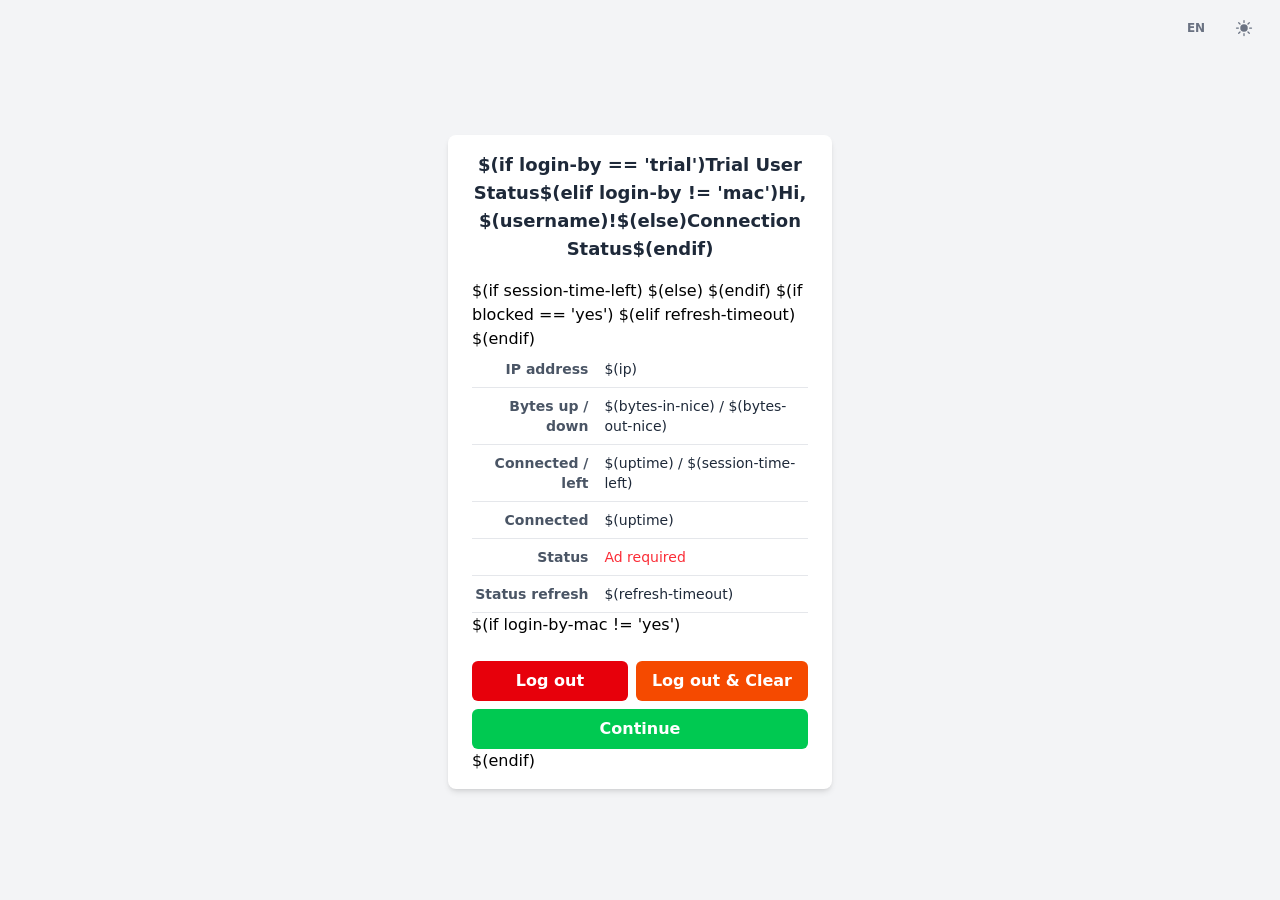
<file: hotspot/status.html>
<!DOCTYPE html>
<html lang="en" class="">
	<head data-i18n-title="page_status">
		$(if refresh-timeout)
		<meta http-equiv="refresh" content="$(refresh-timeout-secs)" />
		$(endif)
		<meta charset="utf-8" />
		<meta name="viewport" content="width=device-width, initial-scale=1.0" />
		<meta http-equiv="pragma" content="no-cache" />
		<meta http-equiv="expires" content="-1" />
		<title>Internet Hotspot - Status</title>
		<link href="css/style.css" rel="stylesheet" />
		<script>
			$(if advert-pending == 'yes')
			var popup = '';
			function focusAdvert() {
			    if (window.focus) popup.focus();
			}
			function openAdvert() {
			    popup = open('https://$(hostname)/advert', 'hotspot_advert', '');
			    setTimeout("focusAdvert()", 1000);
			}
			$(endif)
			function openLogout() {
			    if (window.name != 'hotspot_status') return true;
			        open('https://$(hostname)/logout', 'hotspot_logout', 'toolbar=0,location=0,directories=0,status=0,menubars=0,resizable=1,width=280,height=250');
			    window.close();
			    return false;
			}
		</script>
	</head>
	<body class="bg-gray-100 dark:bg-gray-900 transition-colors duration-300 min-h-screen flex flex-col">
		<!-- Sticky Navbar with Toggle Buttons -->
		<header class="fixed top-0 w-full px-4 py-2 flex justify-end gap-2 bg-gray-100 dark:bg-gray-900 z-10">
			<!-- Language Toggle -->
			<button id="lang-toggle" type="button" class="text-gray-500 dark:text-gray-400 hover:bg-gray-200 dark:hover:bg-gray-700 focus:outline-none rounded-lg text-sm w-10 h-10 flex items-center justify-center">
				<span id="lang-icon-en" class="font-bold text-xs">EN</span>
				<span id="lang-icon-id" class="hidden font-bold text-xs">ID</span>
			</button>
			<!-- Theme Toggle -->
			<button id="theme-toggle" type="button" class="text-gray-500 dark:text-gray-400 hover:bg-gray-200 dark:hover:bg-gray-700 focus:outline-none rounded-lg text-sm w-10 h-10 flex items-center justify-center">
				<!-- Heroicons: Moon (solid) - for dark mode -->
				<svg xmlns="http://www.w3.org/2000/svg" viewBox="0 0 24 24" fill="currentColor" class="hidden w-5 h-5" id="theme-toggle-dark-icon">
					<path fill-rule="evenodd" d="M9.528 1.718a.75.75 0 0 1 .162.819A8.97 8.97 0 0 0 9 6a9 9 0 0 0 9 9 8.97 8.97 0 0 0 3.463-.69.75.75 0 0 1 .981.98 10.503 10.503 0 0 1-9.694 6.46c-5.799 0-10.5-4.7-10.5-10.5 0-4.368 2.667-8.112 6.46-9.694a.75.75 0 0 1 .818.162Z" clip-rule="evenodd" />
				</svg>
				<!-- Heroicons: Sun (solid) - for light mode -->
				<svg xmlns="http://www.w3.org/2000/svg" viewBox="0 0 24 24" fill="currentColor" class="hidden w-5 h-5" id="theme-toggle-light-icon">
					<path d="M12 2.25a.75.75 0 0 1 .75.75v2.25a.75.75 0 0 1-1.5 0V3a.75.75 0 0 1 .75-.75ZM7.5 12a4.5 4.5 0 1 1 9 0 4.5 4.5 0 0 1-9 0ZM18.894 6.166a.75.75 0 0 0-1.06-1.06l-1.591 1.59a.75.75 0 1 0 1.06 1.061l1.591-1.59ZM21.75 12a.75.75 0 0 1-.75.75h-2.25a.75.75 0 0 1 0-1.5H21a.75.75 0 0 1 .75.75ZM17.834 18.894a.75.75 0 0 0 1.06-1.06l-1.59-1.591a.75.75 0 1 0-1.061 1.06l1.59 1.591ZM12 18a.75.75 0 0 1 .75.75V21a.75.75 0 0 1-1.5 0v-2.25A.75.75 0 0 1 12 18ZM7.758 17.303a.75.75 0 0 0-1.061-1.06l-1.591 1.59a.75.75 0 0 0 1.06 1.061l1.591-1.59ZM6 12a.75.75 0 0 1-.75.75H3a.75.75 0 0 1 0-1.5h2.25A.75.75 0 0 1 6 12ZM6.697 7.757a.75.75 0 0 0 1.06-1.06l-1.59-1.591a.75.75 0 0 0-1.061 1.06l1.59 1.591Z" />
				</svg>
			</button>
		</header>

		<div class="flex-1 flex items-center justify-center p-4">
			<div class="w-full max-w-sm">
				<div class="bg-white dark:bg-gray-800 shadow-md rounded-lg px-6 py-4">
					<h1 class="text-lg font-bold text-center mb-4 text-gray-800 dark:text-gray-200">$(if login-by == 'trial')<span data-i18n="trial_status">Trial User Status</span>$(elif login-by != 'mac')Hi, $(username)!$(else)<span data-i18n="connection_status">Connection Status</span>$(endif)</h1>

					<table class="w-full text-sm">
						<tbody>
							<tr class="border-b border-gray-200 dark:border-gray-700">
								<td class="font-semibold pr-4 py-2 text-gray-600 dark:text-gray-400 text-right" data-i18n="ip_address">IP address</td>
								<td class="py-2 text-gray-800 dark:text-gray-200">$(ip)</td>
							</tr>
							<tr class="border-b border-gray-200 dark:border-gray-700">
								<td class="font-semibold pr-4 py-2 text-gray-600 dark:text-gray-400 text-right" data-i18n="bytes_up_down">Bytes up / down</td>
								<td class="py-2 text-gray-800 dark:text-gray-200">$(bytes-in-nice) / $(bytes-out-nice)</td>
							</tr>
							$(if session-time-left)
							<tr class="border-b border-gray-200 dark:border-gray-700">
								<td class="font-semibold pr-4 py-2 text-gray-600 dark:text-gray-400 text-right" data-i18n="connected_left">Connected / left</td>
								<td class="py-2 text-gray-800 dark:text-gray-200">$(uptime) / $(session-time-left)</td>
							</tr>
							$(else)
							<tr class="border-b border-gray-200 dark:border-gray-700">
								<td class="font-semibold pr-4 py-2 text-gray-600 dark:text-gray-400 text-right" data-i18n="connected">Connected</td>
								<td class="py-2 text-gray-800 dark:text-gray-200">$(uptime)</td>
							</tr>
							$(endif) $(if blocked == 'yes')
							<tr class="border-b border-gray-200 dark:border-gray-700">
								<td class="font-semibold pr-4 py-2 text-gray-600 dark:text-gray-400 text-right">Status</td>
								<td class="py-2 text-red-500"><a href="https://$(hostname)/advert" target="hotspot_advert" data-i18n="ad_required">Ad required</a></td>
							</tr>
							$(elif refresh-timeout)
							<tr class="border-b border-gray-200 dark:border-gray-700">
								<td class="font-semibold pr-4 py-2 text-gray-600 dark:text-gray-400 text-right" data-i18n="status_refresh">Status refresh</td>
								<td class="py-2 text-gray-800 dark:text-gray-200">$(refresh-timeout)</td>
							</tr>
							$(endif)
						</tbody>
					</table>

					$(if login-by-mac != 'yes')
				<div class="mt-6 flex flex-col gap-2">
					<div class="flex gap-2">
						<!-- Log out (keeps cookie - can re-login easily) -->
						<form action="https://$(hostname)/logout" name="logout" class="flex-1">
							<input type="submit" data-i18n-value="logout_btn" value="Log out" class="w-full bg-red-600 hover:bg-red-700 text-white font-bold py-2 px-4 rounded-md focus:outline-none focus:shadow-outline cursor-pointer" />
						</form>
						<!-- Log out & Clear Session (erase cookie - fresh login next time) -->
						<form action="https://$(hostname)/logout" name="logout_clear" class="flex-1">
							<input type="hidden" name="erase-cookie" value="on" />
							<input type="submit" data-i18n-value="logout_clear_btn" value="Log out & Clear" class="w-full bg-orange-600 hover:bg-orange-700 text-white font-bold py-2 px-4 rounded-md focus:outline-none focus:shadow-outline cursor-pointer" />
						</form>
					</div>
					<a href="https://google.com" target="_blank" class="w-full">
						<button type="button" class="w-full bg-green-500 hover:bg-green-600 text-white font-bold py-2 px-4 rounded-md focus:outline-none focus:shadow-outline cursor-pointer" data-i18n="continue_btn">Continue</button>
					</a>
				</div>
				$(endif)
				</div>
			</div>
		</div>
		<script src="js/config.js"></script>
		<script src="js/app.js"></script>
	</body>
</html>
</file>
<file: hotspot/css/style.css>
/*! tailwindcss v4.1.18 | MIT License | https://tailwindcss.com */
@layer properties{@supports (((-webkit-hyphens:none)) and (not (margin-trim:inline))) or ((-moz-orient:inline) and (not (color:rgb(from red r g b)))){*,:before,:after,::backdrop{--tw-rotate-x:initial;--tw-rotate-y:initial;--tw-rotate-z:initial;--tw-skew-x:initial;--tw-skew-y:initial;--tw-border-style:solid;--tw-font-weight:initial;--tw-shadow:0 0 #0000;--tw-shadow-color:initial;--tw-shadow-alpha:100%;--tw-inset-shadow:0 0 #0000;--tw-inset-shadow-color:initial;--tw-inset-shadow-alpha:100%;--tw-ring-color:initial;--tw-ring-shadow:0 0 #0000;--tw-inset-ring-color:initial;--tw-inset-ring-shadow:0 0 #0000;--tw-ring-inset:initial;--tw-ring-offset-width:0px;--tw-ring-offset-color:#fff;--tw-ring-offset-shadow:0 0 #0000;--tw-outline-style:solid;--tw-blur:initial;--tw-brightness:initial;--tw-contrast:initial;--tw-grayscale:initial;--tw-hue-rotate:initial;--tw-invert:initial;--tw-opacity:initial;--tw-saturate:initial;--tw-sepia:initial;--tw-drop-shadow:initial;--tw-drop-shadow-color:initial;--tw-drop-shadow-alpha:100%;--tw-drop-shadow-size:initial;--tw-backdrop-blur:initial;--tw-backdrop-brightness:initial;--tw-backdrop-contrast:initial;--tw-backdrop-grayscale:initial;--tw-backdrop-hue-rotate:initial;--tw-backdrop-invert:initial;--tw-backdrop-opacity:initial;--tw-backdrop-saturate:initial;--tw-backdrop-sepia:initial;--tw-duration:initial;--tw-translate-x:0;--tw-translate-y:0;--tw-translate-z:0;--tw-scale-x:1;--tw-scale-y:1;--tw-scale-z:1}}}@layer theme{:root,:host{--font-sans:ui-sans-serif,system-ui,sans-serif,"Apple Color Emoji","Segoe UI Emoji","Segoe UI Symbol","Noto Color Emoji";--font-mono:ui-monospace,SFMono-Regular,Menlo,Monaco,Consolas,"Liberation Mono","Courier New",monospace;--color-red-400:oklch(70.4% .191 22.216);--color-red-500:oklch(63.7% .237 25.331);--color-red-600:oklch(57.7% .245 27.325);--color-red-700:oklch(50.5% .213 27.518);--color-orange-600:oklch(64.6% .222 41.116);--color-orange-700:oklch(55.3% .195 38.402);--color-green-100:oklch(96.2% .044 156.743);--color-green-400:oklch(79.2% .209 151.711);--color-green-500:oklch(72.3% .219 149.579);--color-green-600:oklch(62.7% .194 149.214);--color-green-700:oklch(52.7% .154 150.069);--color-green-900:oklch(39.3% .095 152.535);--color-blue-400:oklch(70.7% .165 254.624);--color-blue-500:oklch(62.3% .214 259.815);--color-blue-600:oklch(54.6% .245 262.881);--color-blue-700:oklch(48.8% .243 264.376);--color-gray-50:oklch(98.5% .002 247.839);--color-gray-100:oklch(96.7% .003 264.542);--color-gray-200:oklch(92.8% .006 264.531);--color-gray-300:oklch(87.2% .01 258.338);--color-gray-400:oklch(70.7% .022 261.325);--color-gray-500:oklch(55.1% .027 264.364);--color-gray-600:oklch(44.6% .03 256.802);--color-gray-700:oklch(37.3% .034 259.733);--color-gray-800:oklch(27.8% .033 256.848);--color-gray-900:oklch(21% .034 264.665);--color-black:#000;--color-white:#fff;--spacing:.25rem;--container-sm:24rem;--text-xs:.75rem;--text-xs--line-height:calc(1/.75);--text-sm:.875rem;--text-sm--line-height:calc(1.25/.875);--text-lg:1.125rem;--text-lg--line-height:calc(1.75/1.125);--text-xl:1.25rem;--text-xl--line-height:calc(1.75/1.25);--font-weight-medium:500;--font-weight-semibold:600;--font-weight-bold:700;--radius-md:.375rem;--radius-lg:.5rem;--radius-xl:.75rem;--drop-shadow-md:0 3px 3px #0000001f;--animate-spin:spin 1s linear infinite;--animate-pulse:pulse 2s cubic-bezier(.4,0,.6,1)infinite;--blur-sm:8px;--default-transition-duration:.15s;--default-transition-timing-function:cubic-bezier(.4,0,.2,1);--default-font-family:var(--font-sans);--default-mono-font-family:var(--font-mono)}}@layer base{*,:after,:before,::backdrop{box-sizing:border-box;border:0 solid;margin:0;padding:0}::file-selector-button{box-sizing:border-box;border:0 solid;margin:0;padding:0}html,:host{-webkit-text-size-adjust:100%;tab-size:4;line-height:1.5;font-family:var(--default-font-family,ui-sans-serif,system-ui,sans-serif,"Apple Color Emoji","Segoe UI Emoji","Segoe UI Symbol","Noto Color Emoji");font-feature-settings:var(--default-font-feature-settings,normal);font-variation-settings:var(--default-font-variation-settings,normal);-webkit-tap-highlight-color:transparent}hr{height:0;color:inherit;border-top-width:1px}abbr:where([title]){-webkit-text-decoration:underline dotted;text-decoration:underline dotted}h1,h2,h3,h4,h5,h6{font-size:inherit;font-weight:inherit}a{color:inherit;-webkit-text-decoration:inherit;-webkit-text-decoration:inherit;-webkit-text-decoration:inherit;text-decoration:inherit}b,strong{font-weight:bolder}code,kbd,samp,pre{font-family:var(--default-mono-font-family,ui-monospace,SFMono-Regular,Menlo,Monaco,Consolas,"Liberation Mono","Courier New",monospace);font-feature-settings:var(--default-mono-font-feature-settings,normal);font-variation-settings:var(--default-mono-font-variation-settings,normal);font-size:1em}small{font-size:80%}sub,sup{vertical-align:baseline;font-size:75%;line-height:0;position:relative}sub{bottom:-.25em}sup{top:-.5em}table{text-indent:0;border-color:inherit;border-collapse:collapse}:-moz-focusring{outline:auto}progress{vertical-align:baseline}summary{display:list-item}ol,ul,menu{list-style:none}img,svg,video,canvas,audio,iframe,embed,object{vertical-align:middle;display:block}img,video{max-width:100%;height:auto}button,input,select,optgroup,textarea{font:inherit;font-feature-settings:inherit;font-variation-settings:inherit;letter-spacing:inherit;color:inherit;opacity:1;background-color:#0000;border-radius:0}::file-selector-button{font:inherit;font-feature-settings:inherit;font-variation-settings:inherit;letter-spacing:inherit;color:inherit;opacity:1;background-color:#0000;border-radius:0}:where(select:is([multiple],[size])) optgroup{font-weight:bolder}:where(select:is([multiple],[size])) optgroup option{padding-inline-start:20px}::file-selector-button{margin-inline-end:4px}::placeholder{opacity:1}@supports (not ((-webkit-appearance:-apple-pay-button))) or (contain-intrinsic-size:1px){::placeholder{color:currentColor}@supports (color:color-mix(in lab, red, red)){::placeholder{color:color-mix(in oklab,currentcolor 50%,transparent)}}}textarea{resize:vertical}::-webkit-search-decoration{-webkit-appearance:none}::-webkit-date-and-time-value{min-height:1lh;text-align:inherit}::-webkit-datetime-edit{display:inline-flex}::-webkit-datetime-edit-fields-wrapper{padding:0}::-webkit-datetime-edit{padding-block:0}::-webkit-datetime-edit-year-field{padding-block:0}::-webkit-datetime-edit-month-field{padding-block:0}::-webkit-datetime-edit-day-field{padding-block:0}::-webkit-datetime-edit-hour-field{padding-block:0}::-webkit-datetime-edit-minute-field{padding-block:0}::-webkit-datetime-edit-second-field{padding-block:0}::-webkit-datetime-edit-millisecond-field{padding-block:0}::-webkit-datetime-edit-meridiem-field{padding-block:0}::-webkit-calendar-picker-indicator{line-height:1}:-moz-ui-invalid{box-shadow:none}button,input:where([type=button],[type=reset],[type=submit]){appearance:button}::file-selector-button{appearance:button}::-webkit-inner-spin-button{height:auto}::-webkit-outer-spin-button{height:auto}[hidden]:where(:not([hidden=until-found])){display:none!important}}@layer components;@layer utilities{.pointer-events-none{pointer-events:none}.absolute{position:absolute}.fixed{position:fixed}.relative{position:relative}.static{position:static}.sticky{position:sticky}.inset-0{inset:calc(var(--spacing)*0)}.inset-y-0{inset-block:calc(var(--spacing)*0)}.top-0{top:calc(var(--spacing)*0)}.right-0{right:calc(var(--spacing)*0)}.left-0{left:calc(var(--spacing)*0)}.z-10{z-index:10}.z-50{z-index:50}.container{width:100%}@media (min-width:40rem){.container{max-width:40rem}}@media (min-width:48rem){.container{max-width:48rem}}@media (min-width:64rem){.container{max-width:64rem}}@media (min-width:80rem){.container{max-width:80rem}}@media (min-width:96rem){.container{max-width:96rem}}.mx-auto{margin-inline:auto}.my-2{margin-block:calc(var(--spacing)*2)}.my-4{margin-block:calc(var(--spacing)*4)}.mt-2{margin-top:calc(var(--spacing)*2)}.mt-4{margin-top:calc(var(--spacing)*4)}.mt-6{margin-top:calc(var(--spacing)*6)}.mb-1{margin-bottom:calc(var(--spacing)*1)}.mb-2{margin-bottom:calc(var(--spacing)*2)}.mb-3{margin-bottom:calc(var(--spacing)*3)}.mb-4{margin-bottom:calc(var(--spacing)*4)}.mb-6{margin-bottom:calc(var(--spacing)*6)}.block{display:block}.contents{display:contents}.flex{display:flex}.hidden{display:none}.inline{display:inline}.inline-block{display:inline-block}.table{display:table}.aspect-square{aspect-ratio:1}.h-4{height:calc(var(--spacing)*4)}.h-5{height:calc(var(--spacing)*5)}.h-6{height:calc(var(--spacing)*6)}.h-10{height:calc(var(--spacing)*10)}.h-16{height:calc(var(--spacing)*16)}.h-32{height:calc(var(--spacing)*32)}.h-full{height:100%}.min-h-screen{min-height:100vh}.w-4{width:calc(var(--spacing)*4)}.w-5{width:calc(var(--spacing)*5)}.w-6{width:calc(var(--spacing)*6)}.w-10{width:calc(var(--spacing)*10)}.w-16{width:calc(var(--spacing)*16)}.w-24{width:calc(var(--spacing)*24)}.w-32{width:calc(var(--spacing)*32)}.w-full{width:100%}.max-w-sm{max-width:var(--container-sm)}.flex-1{flex:1}.transform{transform:var(--tw-rotate-x,)var(--tw-rotate-y,)var(--tw-rotate-z,)var(--tw-skew-x,)var(--tw-skew-y,)}.animate-pulse{animation:var(--animate-pulse)}.animate-spin{animation:var(--animate-spin)}.cursor-pointer{cursor:pointer}.cursor-wait{cursor:wait}.flex-col{flex-direction:column}.items-center{align-items:center}.justify-between{justify-content:space-between}.justify-center{justify-content:center}.justify-end{justify-content:flex-end}.gap-2{gap:calc(var(--spacing)*2)}.overflow-hidden{overflow:hidden}.rounded-full{border-radius:3.40282e38px}.rounded-lg{border-radius:var(--radius-lg)}.rounded-md{border-radius:var(--radius-md)}.rounded-xl{border-radius:var(--radius-xl)}.border{border-style:var(--tw-border-style);border-width:1px}.border-0{border-style:var(--tw-border-style);border-width:0}.border-2{border-style:var(--tw-border-style);border-width:2px}.border-t{border-top-style:var(--tw-border-style);border-top-width:1px}.border-b{border-bottom-style:var(--tw-border-style);border-bottom-width:1px}.border-b-2{border-bottom-style:var(--tw-border-style);border-bottom-width:2px}.border-dashed{--tw-border-style:dashed;border-style:dashed}.border-blue-600{border-color:var(--color-blue-600)}.border-gray-200{border-color:var(--color-gray-200)}.border-gray-300{border-color:var(--color-gray-300)}.border-gray-400{border-color:var(--color-gray-400)}.border-transparent{border-color:#0000}.bg-black\/50{background-color:#00000080}@supports (color:color-mix(in lab, red, red)){.bg-black\/50{background-color:color-mix(in oklab,var(--color-black)50%,transparent)}}.bg-blue-600{background-color:var(--color-blue-600)}.bg-gray-50{background-color:var(--color-gray-50)}.bg-gray-100{background-color:var(--color-gray-100)}.bg-gray-200{background-color:var(--color-gray-200)}.bg-green-100{background-color:var(--color-green-100)}.bg-green-500{background-color:var(--color-green-500)}.bg-green-600{background-color:var(--color-green-600)}.bg-orange-600{background-color:var(--color-orange-600)}.bg-red-600{background-color:var(--color-red-600)}.bg-white{background-color:var(--color-white)}.fill-current{fill:currentColor}.object-cover{object-fit:cover}.p-2{padding:calc(var(--spacing)*2)}.p-4{padding:calc(var(--spacing)*4)}.px-3{padding-inline:calc(var(--spacing)*3)}.px-4{padding-inline:calc(var(--spacing)*4)}.px-6{padding-inline:calc(var(--spacing)*6)}.px-8{padding-inline:calc(var(--spacing)*8)}.py-2{padding-block:calc(var(--spacing)*2)}.py-4{padding-block:calc(var(--spacing)*4)}.py-6{padding-block:calc(var(--spacing)*6)}.py-10{padding-block:calc(var(--spacing)*10)}.pt-6{padding-top:calc(var(--spacing)*6)}.pr-3{padding-right:calc(var(--spacing)*3)}.pr-4{padding-right:calc(var(--spacing)*4)}.pr-10{padding-right:calc(var(--spacing)*10)}.pb-8{padding-bottom:calc(var(--spacing)*8)}.pl-3{padding-left:calc(var(--spacing)*3)}.pl-10{padding-left:calc(var(--spacing)*10)}.text-center{text-align:center}.text-right{text-align:right}.text-lg{font-size:var(--text-lg);line-height:var(--tw-leading,var(--text-lg--line-height))}.text-sm{font-size:var(--text-sm);line-height:var(--tw-leading,var(--text-sm--line-height))}.text-xl{font-size:var(--text-xl);line-height:var(--tw-leading,var(--text-xl--line-height))}.text-xs{font-size:var(--text-xs);line-height:var(--tw-leading,var(--text-xs--line-height))}.text-\[10px\]{font-size:10px}.font-bold{--tw-font-weight:var(--font-weight-bold);font-weight:var(--font-weight-bold)}.font-medium{--tw-font-weight:var(--font-weight-medium);font-weight:var(--font-weight-medium)}.font-semibold{--tw-font-weight:var(--font-weight-semibold);font-weight:var(--font-weight-semibold)}.text-blue-500{color:var(--color-blue-500)}.text-blue-600{color:var(--color-blue-600)}.text-gray-300{color:var(--color-gray-300)}.text-gray-400{color:var(--color-gray-400)}.text-gray-500{color:var(--color-gray-500)}.text-gray-600{color:var(--color-gray-600)}.text-gray-800{color:var(--color-gray-800)}.text-green-500{color:var(--color-green-500)}.text-green-600{color:var(--color-green-600)}.text-red-500{color:var(--color-red-500)}.text-white{color:var(--color-white)}.underline{text-decoration-line:underline}.opacity-25{opacity:.25}.opacity-40{opacity:.4}.opacity-50{opacity:.5}.opacity-75{opacity:.75}.shadow-2xl{--tw-shadow:0 25px 50px -12px var(--tw-shadow-color,#00000040);box-shadow:var(--tw-inset-shadow),var(--tw-inset-ring-shadow),var(--tw-ring-offset-shadow),var(--tw-ring-shadow),var(--tw-shadow)}.shadow-lg{--tw-shadow:0 10px 15px -3px var(--tw-shadow-color,#0000001a),0 4px 6px -4px var(--tw-shadow-color,#0000001a);box-shadow:var(--tw-inset-shadow),var(--tw-inset-ring-shadow),var(--tw-ring-offset-shadow),var(--tw-ring-shadow),var(--tw-shadow)}.shadow-md{--tw-shadow:0 4px 6px -1px var(--tw-shadow-color,#0000001a),0 2px 4px -2px var(--tw-shadow-color,#0000001a);box-shadow:var(--tw-inset-shadow),var(--tw-inset-ring-shadow),var(--tw-ring-offset-shadow),var(--tw-ring-shadow),var(--tw-shadow)}.shadow-sm{--tw-shadow:0 1px 3px 0 var(--tw-shadow-color,#0000001a),0 1px 2px -1px var(--tw-shadow-color,#0000001a);box-shadow:var(--tw-inset-shadow),var(--tw-inset-ring-shadow),var(--tw-ring-offset-shadow),var(--tw-ring-shadow),var(--tw-shadow)}.outline{outline-style:var(--tw-outline-style);outline-width:1px}.blur-\[2px\]{--tw-blur:blur(2px);filter:var(--tw-blur,)var(--tw-brightness,)var(--tw-contrast,)var(--tw-grayscale,)var(--tw-hue-rotate,)var(--tw-invert,)var(--tw-saturate,)var(--tw-sepia,)var(--tw-drop-shadow,)}.drop-shadow-md{--tw-drop-shadow-size:drop-shadow(0 3px 3px var(--tw-drop-shadow-color,#0000001f));--tw-drop-shadow:drop-shadow(var(--drop-shadow-md));filter:var(--tw-blur,)var(--tw-brightness,)var(--tw-contrast,)var(--tw-grayscale,)var(--tw-hue-rotate,)var(--tw-invert,)var(--tw-saturate,)var(--tw-sepia,)var(--tw-drop-shadow,)}.backdrop-blur-sm{--tw-backdrop-blur:blur(var(--blur-sm));-webkit-backdrop-filter:var(--tw-backdrop-blur,)var(--tw-backdrop-brightness,)var(--tw-backdrop-contrast,)var(--tw-backdrop-grayscale,)var(--tw-backdrop-hue-rotate,)var(--tw-backdrop-invert,)var(--tw-backdrop-opacity,)var(--tw-backdrop-saturate,)var(--tw-backdrop-sepia,);backdrop-filter:var(--tw-backdrop-blur,)var(--tw-backdrop-brightness,)var(--tw-backdrop-contrast,)var(--tw-backdrop-grayscale,)var(--tw-backdrop-hue-rotate,)var(--tw-backdrop-invert,)var(--tw-backdrop-opacity,)var(--tw-backdrop-saturate,)var(--tw-backdrop-sepia,)}.transition{transition-property:color,background-color,border-color,outline-color,text-decoration-color,fill,stroke,--tw-gradient-from,--tw-gradient-via,--tw-gradient-to,opacity,box-shadow,transform,translate,scale,rotate,filter,-webkit-backdrop-filter,backdrop-filter,display,content-visibility,overlay,pointer-events;transition-timing-function:var(--tw-ease,var(--default-transition-timing-function));transition-duration:var(--tw-duration,var(--default-transition-duration))}.transition-all{transition-property:all;transition-timing-function:var(--tw-ease,var(--default-transition-timing-function));transition-duration:var(--tw-duration,var(--default-transition-duration))}.transition-colors{transition-property:color,background-color,border-color,outline-color,text-decoration-color,fill,stroke,--tw-gradient-from,--tw-gradient-via,--tw-gradient-to;transition-timing-function:var(--tw-ease,var(--default-transition-timing-function));transition-duration:var(--tw-duration,var(--default-transition-duration))}.transition-transform{transition-property:transform,translate,scale,rotate;transition-timing-function:var(--tw-ease,var(--default-transition-timing-function));transition-duration:var(--tw-duration,var(--default-transition-duration))}.duration-200{--tw-duration:.2s;transition-duration:.2s}.duration-300{--tw-duration:.3s;transition-duration:.3s}@media (hover:hover){.group-hover\:translate-x-1:is(:where(.group):hover *){--tw-translate-x:calc(var(--spacing)*1);translate:var(--tw-translate-x)var(--tw-translate-y)}.hover\:scale-105:hover{--tw-scale-x:105%;--tw-scale-y:105%;--tw-scale-z:105%;scale:var(--tw-scale-x)var(--tw-scale-y)}.hover\:border-gray-500:hover{border-color:var(--color-gray-500)}.hover\:bg-blue-700:hover{background-color:var(--color-blue-700)}.hover\:bg-gray-200:hover{background-color:var(--color-gray-200)}.hover\:bg-gray-300:hover{background-color:var(--color-gray-300)}.hover\:bg-green-600:hover{background-color:var(--color-green-600)}.hover\:bg-green-700:hover{background-color:var(--color-green-700)}.hover\:bg-orange-700:hover{background-color:var(--color-orange-700)}.hover\:bg-red-700:hover{background-color:var(--color-red-700)}.hover\:text-gray-700:hover{color:var(--color-gray-700)}.hover\:underline:hover{text-decoration-line:underline}.hover\:shadow-blue-500\/50:hover{--tw-shadow-color:#3080ff80}@supports (color:color-mix(in lab, red, red)){.hover\:shadow-blue-500\/50:hover{--tw-shadow-color:color-mix(in oklab,color-mix(in oklab,var(--color-blue-500)50%,transparent)var(--tw-shadow-alpha),transparent)}}.hover\:shadow-green-500\/30:hover{--tw-shadow-color:#00c7584d}@supports (color:color-mix(in lab, red, red)){.hover\:shadow-green-500\/30:hover{--tw-shadow-color:color-mix(in oklab,color-mix(in oklab,var(--color-green-500)30%,transparent)var(--tw-shadow-alpha),transparent)}}}.focus\:ring-2:focus{--tw-ring-shadow:var(--tw-ring-inset,)0 0 0 calc(2px + var(--tw-ring-offset-width))var(--tw-ring-color,currentcolor);box-shadow:var(--tw-inset-shadow),var(--tw-inset-ring-shadow),var(--tw-ring-offset-shadow),var(--tw-ring-shadow),var(--tw-shadow)}.focus\:ring-blue-500:focus{--tw-ring-color:var(--color-blue-500)}.focus\:outline-none:focus{--tw-outline-style:none;outline-style:none}.active\:scale-95:active{--tw-scale-x:95%;--tw-scale-y:95%;--tw-scale-z:95%;scale:var(--tw-scale-x)var(--tw-scale-y)}.dark\:border-gray-600:where(.dark,.dark *){border-color:var(--color-gray-600)}.dark\:border-gray-700:where(.dark,.dark *){border-color:var(--color-gray-700)}.dark\:bg-gray-700:where(.dark,.dark *){background-color:var(--color-gray-700)}.dark\:bg-gray-700\/50:where(.dark,.dark *){background-color:#36415380}@supports (color:color-mix(in lab, red, red)){.dark\:bg-gray-700\/50:where(.dark,.dark *){background-color:color-mix(in oklab,var(--color-gray-700)50%,transparent)}}.dark\:bg-gray-800:where(.dark,.dark *){background-color:var(--color-gray-800)}.dark\:bg-gray-900:where(.dark,.dark *){background-color:var(--color-gray-900)}.dark\:bg-gray-900\/50:where(.dark,.dark *){background-color:#10182880}@supports (color:color-mix(in lab, red, red)){.dark\:bg-gray-900\/50:where(.dark,.dark *){background-color:color-mix(in oklab,var(--color-gray-900)50%,transparent)}}.dark\:bg-green-900\/30:where(.dark,.dark *){background-color:#0d542b4d}@supports (color:color-mix(in lab, red, red)){.dark\:bg-green-900\/30:where(.dark,.dark *){background-color:color-mix(in oklab,var(--color-green-900)30%,transparent)}}.dark\:text-blue-400:where(.dark,.dark *){color:var(--color-blue-400)}.dark\:text-gray-200:where(.dark,.dark *){color:var(--color-gray-200)}.dark\:text-gray-300:where(.dark,.dark *){color:var(--color-gray-300)}.dark\:text-gray-400:where(.dark,.dark *){color:var(--color-gray-400)}.dark\:text-gray-500:where(.dark,.dark *){color:var(--color-gray-500)}.dark\:text-gray-600:where(.dark,.dark *){color:var(--color-gray-600)}.dark\:text-green-400:where(.dark,.dark *){color:var(--color-green-400)}.dark\:text-red-400:where(.dark,.dark *){color:var(--color-red-400)}.dark\:text-white:where(.dark,.dark *){color:var(--color-white)}.dark\:invert:where(.dark,.dark *){--tw-invert:invert(100%);filter:var(--tw-blur,)var(--tw-brightness,)var(--tw-contrast,)var(--tw-grayscale,)var(--tw-hue-rotate,)var(--tw-invert,)var(--tw-saturate,)var(--tw-sepia,)var(--tw-drop-shadow,)}@media (hover:hover){.dark\:hover\:border-gray-500:where(.dark,.dark *):hover{border-color:var(--color-gray-500)}.dark\:hover\:bg-gray-700:where(.dark,.dark *):hover{background-color:var(--color-gray-700)}.dark\:hover\:text-gray-200:where(.dark,.dark *):hover{color:var(--color-gray-200)}}}@property --tw-rotate-x{syntax:"*";inherits:false}@property --tw-rotate-y{syntax:"*";inherits:false}@property --tw-rotate-z{syntax:"*";inherits:false}@property --tw-skew-x{syntax:"*";inherits:false}@property --tw-skew-y{syntax:"*";inherits:false}@property --tw-border-style{syntax:"*";inherits:false;initial-value:solid}@property --tw-font-weight{syntax:"*";inherits:false}@property --tw-shadow{syntax:"*";inherits:false;initial-value:0 0 #0000}@property --tw-shadow-color{syntax:"*";inherits:false}@property --tw-shadow-alpha{syntax:"<percentage>";inherits:false;initial-value:100%}@property --tw-inset-shadow{syntax:"*";inherits:false;initial-value:0 0 #0000}@property --tw-inset-shadow-color{syntax:"*";inherits:false}@property --tw-inset-shadow-alpha{syntax:"<percentage>";inherits:false;initial-value:100%}@property --tw-ring-color{syntax:"*";inherits:false}@property --tw-ring-shadow{syntax:"*";inherits:false;initial-value:0 0 #0000}@property --tw-inset-ring-color{syntax:"*";inherits:false}@property --tw-inset-ring-shadow{syntax:"*";inherits:false;initial-value:0 0 #0000}@property --tw-ring-inset{syntax:"*";inherits:false}@property --tw-ring-offset-width{syntax:"<length>";inherits:false;initial-value:0}@property --tw-ring-offset-color{syntax:"*";inherits:false;initial-value:#fff}@property --tw-ring-offset-shadow{syntax:"*";inherits:false;initial-value:0 0 #0000}@property --tw-outline-style{syntax:"*";inherits:false;initial-value:solid}@property --tw-blur{syntax:"*";inherits:false}@property --tw-brightness{syntax:"*";inherits:false}@property --tw-contrast{syntax:"*";inherits:false}@property --tw-grayscale{syntax:"*";inherits:false}@property --tw-hue-rotate{syntax:"*";inherits:false}@property --tw-invert{syntax:"*";inherits:false}@property --tw-opacity{syntax:"*";inherits:false}@property --tw-saturate{syntax:"*";inherits:false}@property --tw-sepia{syntax:"*";inherits:false}@property --tw-drop-shadow{syntax:"*";inherits:false}@property --tw-drop-shadow-color{syntax:"*";inherits:false}@property --tw-drop-shadow-alpha{syntax:"<percentage>";inherits:false;initial-value:100%}@property --tw-drop-shadow-size{syntax:"*";inherits:false}@property --tw-backdrop-blur{syntax:"*";inherits:false}@property --tw-backdrop-brightness{syntax:"*";inherits:false}@property --tw-backdrop-contrast{syntax:"*";inherits:false}@property --tw-backdrop-grayscale{syntax:"*";inherits:false}@property --tw-backdrop-hue-rotate{syntax:"*";inherits:false}@property --tw-backdrop-invert{syntax:"*";inherits:false}@property --tw-backdrop-opacity{syntax:"*";inherits:false}@property --tw-backdrop-saturate{syntax:"*";inherits:false}@property --tw-backdrop-sepia{syntax:"*";inherits:false}@property --tw-duration{syntax:"*";inherits:false}@property --tw-translate-x{syntax:"*";inherits:false;initial-value:0}@property --tw-translate-y{syntax:"*";inherits:false;initial-value:0}@property --tw-translate-z{syntax:"*";inherits:false;initial-value:0}@property --tw-scale-x{syntax:"*";inherits:false;initial-value:1}@property --tw-scale-y{syntax:"*";inherits:false;initial-value:1}@property --tw-scale-z{syntax:"*";inherits:false;initial-value:1}@keyframes spin{to{transform:rotate(360deg)}}@keyframes pulse{50%{opacity:.5}}
</file>
